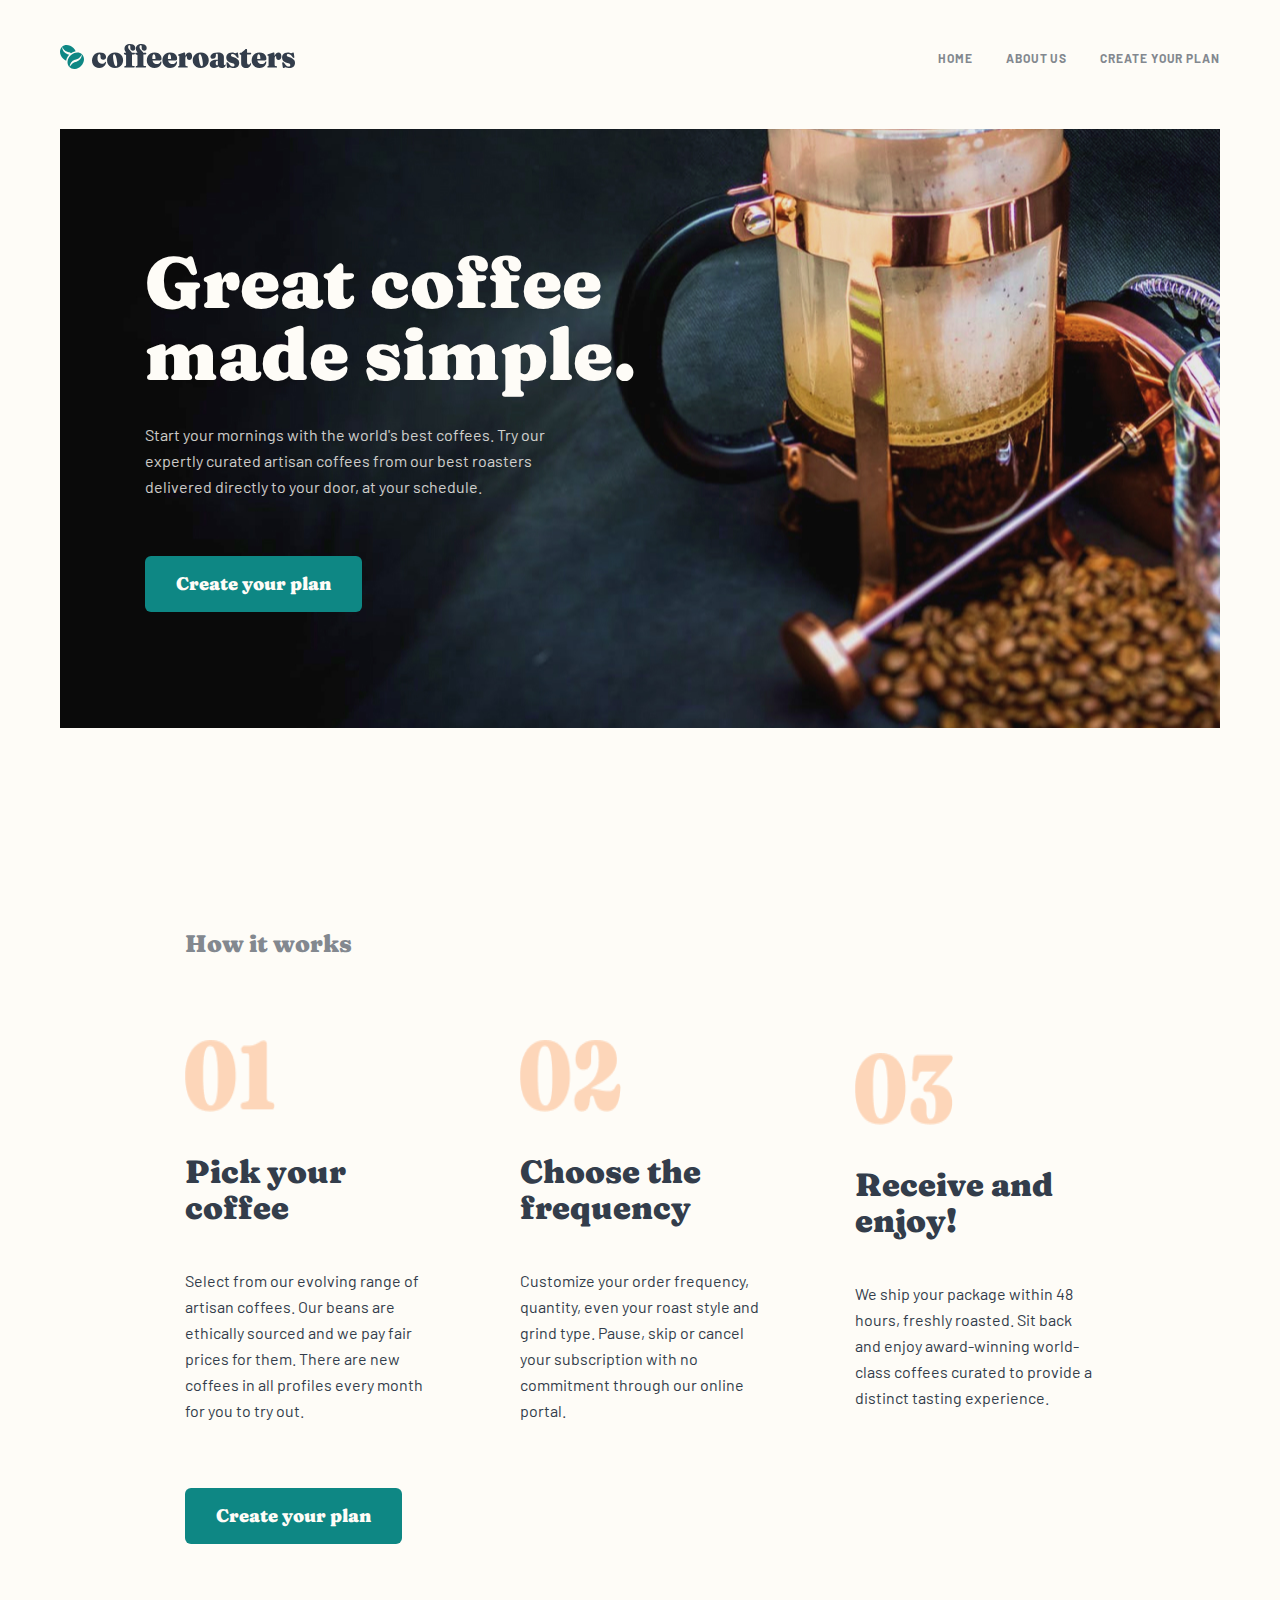
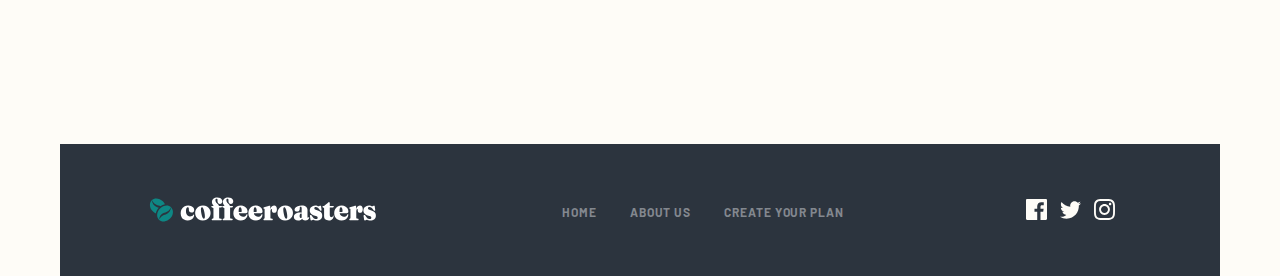
<file: index.html>
<!DOCTYPE html>
<html lang="en">
<head>
    <meta charset="UTF-8">
    <meta name="viewport" content="width=device-width, initial-scale=1.0">
    <link rel="stylesheet" href="./css/main.css">
    <title>coffeeroaster</title>
</head>
<body>
  
   <header class="site-header">
    <div class="container">
        <div class="header">
          <a class="header-logo-link" href="/">
            <img class="header-logo-img" src="./images/header-logo-coffeeroaster.svg" alt="header-logo-img" width="235" height="25">
          </a> 
          <nav class="header-navbar navbar">
            <ul class="navbar-link">
                <li class="navbar-item">
                    <a class="navbar-link" href="#">HOME</a>
                </li>
                <li class="navbar-item">
                    <a class="navbar-link" href="#">ABOUT US</a>
                </li>
                <li class="navbar-item">
                    <a class="navbar-link" href="#">Create your plan</a>
                </li>
            </ul>
          </nav>
          <button class="hamburger-btn">
            <img src="./images/hamburger-coffee.svg" alt="hamburger" width="16" height="16">
          </button>

        </div>
    </div>
   </header>
    

 
   
   <main class="site-main">
      
    <section class="hero-section">
        <div class="container">
            <div class="hero">
                <div class="hero-content">
                <h2 class="hero-title">Great coffee made simple.</h2>
                    <div class="hero-text-wrapper">
                        <p class="hero-text">Start your mornings with the world's best coffees. Try our expertly curated artisan coffees from our best roasters delivered directly to your door, at your schedule.</p>
                    </div>
                    <a class="hero-link" href="#">Create your plan</a>
                </div>
            </div>

        </div>
        
    </section>

<!--
    <section class="Espresso-section">
        <div class="container">
            <div class="Espresso">
              <ul class="Espresso-list">
                <li class="Espresso-item">
                    <img src="./images/espresso.png" alt="espresso-img" width="255" height="193">
                    <div class="Espresso-content">
                        <h2 class="Espresso-title">Gran Espresso</h2>
                    <p class="Espresso-text">Light and flavorful blend with cocoa and black pepper for an intense experience.</p>
                    </div>
                </li>
            
                <li class="Espresso-item">
                    <img src="./images/planalto.png" alt="espresso-img" width="255" height="193">
                    <div class="Espresso-content">
                        <h2 class="Espresso-title">Planalto</h2>
                    <p class="Espresso-text">Brazilian dark roast with rich and velvety body, and hints of fruits and nuts.</p>
                    </div>
                    
                </li>
                <li class="Espresso-item">
                    <img src="./images/piccollo.png" alt="espresso-img" width="255" height="193">
                   <div class="Espresso-content">
                    <h2 class="Espresso-title">Piccollo</h2>
                    <p class="Espresso-text">Mild and smooth blend featuring notes of toasted almond and dried cherry.</p>
                   </div>
                </li>
                <li class="Espresso-item">
                    <img src="./images/danche.png" alt="espresso-img" width="255" height="193">
                    <div class="Espresso-content">
                        <h2 class="Espresso-title">Danche</h2>
                    <p class="Espresso-text">Ethiopian hand-harvested blend densely packed with vibrant fruit notes.</p>
                    </div>
                </li>
              </ul>
            
            </div>
        </div>
    </section>
   
      
    <section class="choose-section">
        <div class="container">
            <div class="choose">
                <div class="choose-content">
                    <h2 class="choose-title">Why choose us?</h2>
                    <p class="choose-text">A large part of our role is choosing which particular coffees will be featured 
                        in our range. This means working closely with the best coffee growers to give 
                        you a more impactful experience on every level.</p>
                    </div>
                <ul class="choose-list">
                    <li class="choose-item">
                        <div class="choose-item-wrapper">
                        <img class="choose-item-img" src="./images/coffee-bean.svg" alt="choose-img" width="71" height="72">
                    </div>
                        <div class="choose-item-content">
                            <h2 class="choose-item-title">Best quality</h2>
                        <p class="choose-item-text">Discover an endless variety of the world's best artisan coffee from each of our roasters.</p>
                        </div>
                    </li> 
                    <li class="choose-item">
                        <div class="choose-item-wrapper">
                        <img class="choose-item-img" src="./images/Combined Shape.svg" alt="choose-img" width="71" height="72">
                    </div>
                        <div class="choose-item-content">
                            <h2 class="choose-item-title">Exclusive benefits</h2>
                        <p class="choose-item-text">Special offers and swag when you subscribe, including 30% off your first shipment.</p>

                        </div>
                    </li>
                    <li class="choose-item">
                        <div class="choose-item-wrapper">
                        <img class="choose-item-img" src="./images/shipping.svg" alt="choose-img" width="71" height="72">
                    </div>
                       <div class="choode-item-content">
                        <h2 class="choose-item-title">Free shipping</h2>
                        <p class="choose-item-text">We cover the cost and coffee is delivered fast. Peak freshness: guaranteed.</p>
                       </div>
                    </li>

                </ul>
            </div>
        </div>
    </section>
 -->
   
    <section class="plan-section">
        <div class="container">
            <div class="plan">
                <strong class="plan-strong">How it works</strong>
            
                 </div>
                <ul class="plan-list">
                    <li class="plan-item">
                        <img class="plan-item-img" src="./images/01.png" alt="plan-item-img" width="90" height="72">
                       <h2 class="plan-item-title">Pick your coffee</h2>
                        <p class="plan-item-text">Select from our evolving range of artisan coffees. Our beans are ethically sourced and we pay fair prices for them. There are new coffees in all profiles every month for you to try out.</p>
                    </li>
                    <li class="plan-item">
                        <img class="plan-item-img" src="./images/02.png" alt="plan-item-img" width="101" height="72">
                        
                        <h2 class="plan-item-title">Choose the frequency</h2>
                    
                        <p class="plan-item-text">Customize your order frequency, quantity, even your roast style and grind type. Pause, skip or cancel your subscription with no commitment through our online portal.</p>
                    </li>
                    <li class="plan-item">
                        <img class="plan-item-img" src="./images/03.png" alt="plan-item-img" width="98" height="72">
                        
                            <h2 class="plan-item-title">Receive and enjoy!</h2>
                      
                        <p class="plan-item-text">We ship your package within 48 hours, freshly roasted. Sit back and enjoy award-winning world-class coffees curated to provide a distinct tasting experience.</$>
                    </li>
                </ul>
                <div class="plan-wrapper"><a class="plan-link" href="#">Create your plan</a></div>
                
            </div>
        </div>
    </section>
     

</main>

<footer class="site-footer">
    <div class="container">
        <div class="footer">
             <a class="footer-logo-link" href="/">
            <img class="footer-logo-img" src="./images/footer-logo.svg" alt="footer-logo-img" width="235" height="25">
          </a> 
          <div class="footer-content">
            <ul class="footer-link">
                <li class="footer-item">
                    <a class="footer-item-link" href="#">HOME</a>
                </li>
                <li class="footer-item">
                    <a class="footer-item-link" href="#">ABOUT US</a>
                </li>
                <li class="footer-item">
                    <a class="footer-item-link" href="#">Create your plan</a>
                </li>
            </ul>
          </div>
          <div class="footer-icon">
            <img class="footer-icon" src="./images/facebook-icon.svg" alt="facebook-icon" width="21" height="21">
            <img class="footer-icon" src="./images/twitter-icon.svg" alt="facebook-icon" width="21" height="19.5">
            <img class="footer-icon" src="./images/instagram-icon.svg" alt="facebook-icon" width="21" height="21">
        </div> 
        </div>
    </div>
</footer>
</body>
</html>
</file>
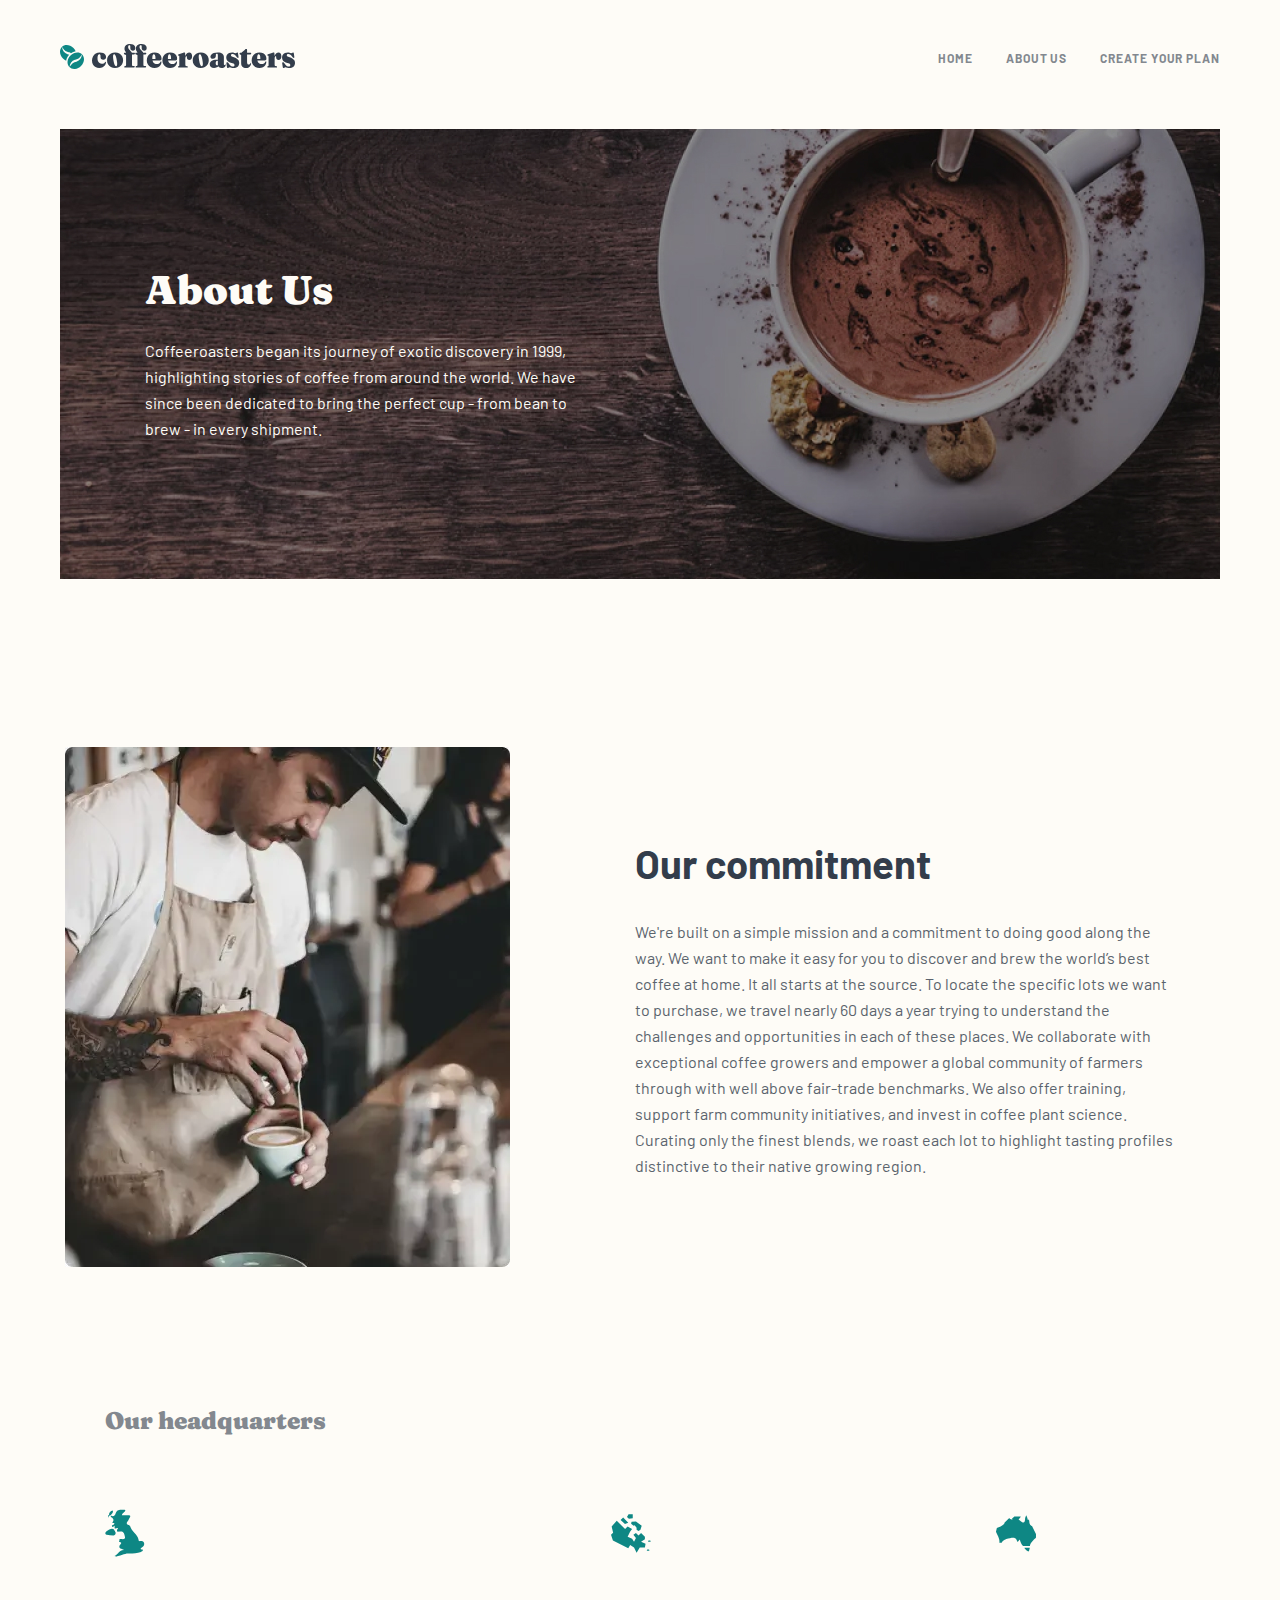
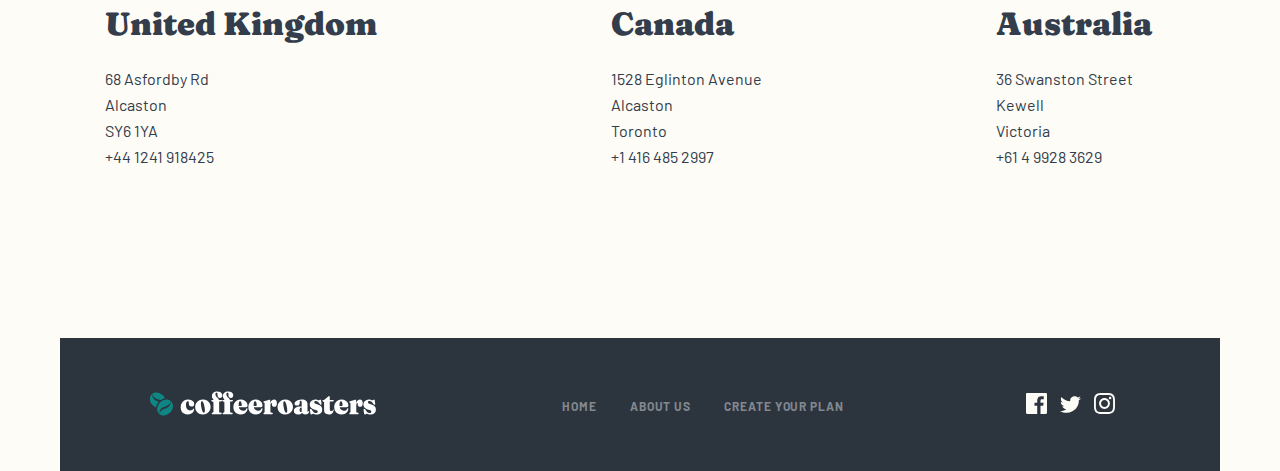
<file: about.html>
<!DOCTYPE html>
<html lang="en">
<head>
    <meta charset="UTF-8">
    <meta name="viewport" content="width=device-width, initial-scale=1.0">
    <link rel="stylesheet" href="./css/main.css">
    <title>coffeeroaster-about</title>
</head>
<body>

    <header class="site-header">
        <div class="container">
            <div class="header">
              <a class="header-logo-link" href="/">
                <img class="header-logo-img" src="./images/header-logo-coffeeroaster.svg" alt="header-logo-img" width="235" height="25">
              </a> 
              <nav class="header-navbar navbar">
                <ul class="navbar-link">
                    <li class="navbar-item">
                        <a class="navbar-link" href="#">HOME</a>
                    </li>
                    <li class="navbar-item">
                        <a class="navbar-link" href="#">ABOUT US</a>
                    </li>
                    <li class="navbar-item">
                        <a class="navbar-link" href="#">Create your plan</a>
                    </li>
                </ul>
              </nav>
              <button class="hamburger-btn">
                <img src="./images/hamburger-coffee.svg" alt="hamburger" width="16" height="16">
              </button>
    
            </div>
        </div>
       </header>
       <main class="site-main">
        <section class="about_hero-section">
        <div class="container">
          <div class="about_hero">
            <div class="about_hero-content">
                <h2 class="about_hero-title">About Us</h2>
                <p class="about_hero-text">Coffeeroasters began its journey of exotic discovery in 1999, highlighting stories of coffee from around the world. We have since been dedicated to bring the perfect cup - from bean to brew - in every shipment.</p>

            </div>
          </div>
        </div>
        </section>
        
        <section class="about-section">
            <div class="container">
                <div class="about">
                    <picture class="about-picture">
                        <source
                        type="images/webp" 
                       media="(max-width:400px)"
                        srcset="./images/coffee-mobile.webp 1x, ./images/coffee-mobile@2x.webp 2x"
                        >
                        <source
                        type="image/webp" 
                       media="(max-width:900px)"
                        srcset="./images/coffee-tablet.webp 1x, ./images/coffee-tablet@2x.webp 2x"
                        >
                        <source
                        type="image/webp" 
                       
                        srcset="./images/coffee.webp 1x, ./images/coffee@2x.webp 2x"
                        >
                        <source
                        type="image/jpg" 
                       media="(max-width:400px)"
                        srcset="./images/coffee-mobile.jpg 1x, ./images/coffee-mobile@2x.jpg 2x"
                        >
                        <source
                        type="image/jpg" 
                       media="(max-width:1000px)"
                        srcset="./images/coffee-tablet.jpg 1x, ./images/coffee-tablet@2x.jpg 2x"
                        >
                      <img src="./images/coffee.jpg" srcset="./images/coffee.jpg 1x, ./images/coffee@2x.jpg 2x" alt="">
                    </picture>
                    <div class="about-content">
                    <h2 class="about-title">Our commitment</h2>
                    <p class="about-text">We're built on a simple mission and a commitment to doing good along the way. We want to make it easy for you to discover and brew the world’s best coffee at home. It all starts at the source. To locate the specific lots we want to purchase, we travel nearly 60 days a year trying to understand the challenges and opportunities in each of these places. We collaborate with exceptional coffee growers and empower a global community of farmers through with well above fair-trade benchmarks. We also offer training, support farm community initiatives, and invest in coffee plant science. Curating only the finest blends, we roast each lot to highlight tasting profiles distinctive to their native growing region.</p>
                </div>
                </div>
            </div>
        </section>
    
    <!--
        <section class="quality-section">
            <div class="container">
                <div class="quality">
                    <div class="quality-content">
                        <div class="quality-content-wrapper">
                            <h2 class="quality-title">Uncompromising quality</h2>
                        </div>
                        <p class="quality-text">Although we work with growers who pay close attention to all stages of harvest and processing, we employ, on our end, a rigorous quality control program to avoid over-roasting or baking the coffee dry. Every bag of coffee is tagged with a roast date and batch number. Our goal is to roast consistent, user-friendly coffee, so that brewing is easy and enjoyable.</p>

                    </div>
                
                </div>
            </div>
        </section>
   -->
       
        <section class="headquarter-section">
            <div class="container">
                <div class="headquarter">
                    <p class="headquarter-strong">Our headquarters</p>

                 <div class="headquarter-content">
                    <div class="headquarter-wrapper">
                        <img src="./images/United_Kingdom.svg" alt="United Kingdom" width="40" height="49">
                        <h2 class="headquarter-title">United Kingdom</h2>
                        <ul class="headquarter-list">
                            <li class="headquarter-item">68  Asfordby Rd</li>
                            <li class="headquarter-item">Alcaston</li>
                            <li class="headquarter-item">SY6 1YA</li>
                            <li class="headquarter-item">+44 1241 918425</li>
                        </ul>
                      </div>
                      <div class="headquarter-wrapper">
                        <img src="./images/Canada.svg" alt="Canada" width="40" height="49">
                        <h2 class="headquarter-title">Canada</h2>
                        <ul class="headquarter-list">
                            <li class="headquarter-item">1528  Eglinton Avenue</li>
                            <li class="headquarter-item">Alcaston</li>
                            <li class="headquarter-item">Toronto</li>
                            <li class="headquarter-item">+1 416 485 2997</li>
                        </ul>
                      </div>
                      <div class="headquarter-wrapper">
                        <img src="./images/Australia.svg" alt="Australia" width="40" height="49">
                        <h2 class="headquarter-title">Australia</h2>
                        <ul class="headquarter-list">
                            <li class="headquarter-item">36 Swanston Street</li>
                            <li class="headquarter-item">Kewell</li>
                            <li class="headquarter-item">Victoria</li>
                            <li class="headquarter-item">+61 4 9928 3629</li>
                        </ul>
                      </div>
                 </div>
                </div>
            </div>
        </section>

     
       </main>
   
       <footer class="site-footer">
        <div class="container">
            <div class="footer">
                 <a class="footer-logo-link" href="/">
                <img class="footer-logo-img" src="./images/footer-logo.svg" alt="footer-logo-img" width="235" height="25">
              </a> 
              <div class="footer-content">
                <ul class="footer-link">
                    <li class="footer-item">
                        <a class="footer-item-link" href="#">HOME</a>
                    </li>
                    <li class="footer-item">
                        <a class="footer-item-link" href="#">ABOUT US</a>
                    </li>
                    <li class="footer-item">
                        <a class="footer-item-link" href="#">Create your plan</a>
                    </li>
                </ul>
              </div>
              <div class="footer-icon">
                <img class="footer-icon" src="./images/facebook-icon.svg" alt="facebook-icon" width="21" height="21">
                <img class="footer-icon" src="./images/twitter-icon.svg" alt="facebook-icon" width="21" height="19.5">
                <img class="footer-icon" src="./images/instagram-icon.svg" alt="facebook-icon" width="21" height="21">
            </div> 
            </div>
        </div>
    </footer>
</body>
</html>
</file>
<file: css/main.css>
@font-face{font-family:"Barlow";src:url("../fonts/Barlow-Regular.woff2") format("woff2"),url("../fonts/Barlow-Regular.woff") format("woff");font-weight:normal;font-style:normal;font-display:swap}@font-face{font-family:"Barlow";src:url("../fonts/Barlow-Bold.woff2") format("woff2"),url("../fonts/Barlow-Bold.woff") format("woff");font-weight:bold;font-style:normal;font-display:swap}@font-face{font-family:"Fraunces ";src:url("../fonts/Fraunces144ptSoft-Black.woff2") format("woff2"),url("../fonts/Fraunces144ptSoft-Black.woff") format("woff");font-weight:900;font-style:normal;font-display:swap}@font-face{font-family:"Fraunces";src:url("../fonts/Fraunces9ptSoft-Black.woff2") format("woff2"),url("../fonts/Fraunces9ptSoft-Black.woff") format("woff");font-weight:900;font-style:normal;font-display:swap}*{margin:0;padding:0;list-style:none;text-decoration:none;box-sizing:border-box}body{background-color:#fefcf7;font-family:"Fraunces",serif;font-family:"Barlow",sans-serif}/*! normalize.css v8.0.1 | MIT License | github.com/necolas/normalize.css */html{line-height:1.15;-webkit-text-size-adjust:100%}body{margin:0}main{display:block}h1{font-size:2em;margin:.67em 0}hr{box-sizing:content-box;height:0;overflow:visible}pre{font-family:monospace,monospace;font-size:1em}a{background-color:rgba(0,0,0,0)}abbr[title]{border-bottom:none;text-decoration:underline;-webkit-text-decoration:underline dotted;text-decoration:underline dotted}b,strong{font-weight:bolder}code,kbd,samp{font-family:monospace,monospace;font-size:1em}small{font-size:80%}sub,sup{font-size:75%;line-height:0;position:relative;vertical-align:baseline}sub{bottom:-0.25em}sup{top:-0.5em}img{border-style:none}button,input,optgroup,select,textarea{font-family:inherit;font-size:100%;line-height:1.15;margin:0}button,input{overflow:visible}button,select{text-transform:none}button,[type=button],[type=reset],[type=submit]{-webkit-appearance:button}button::-moz-focus-inner,[type=button]::-moz-focus-inner,[type=reset]::-moz-focus-inner,[type=submit]::-moz-focus-inner{border-style:none;padding:0}button:-moz-focusring,[type=button]:-moz-focusring,[type=reset]:-moz-focusring,[type=submit]:-moz-focusring{outline:1px dotted ButtonText}fieldset{padding:.35em .75em .625em}legend{box-sizing:border-box;color:inherit;display:table;max-width:100%;padding:0;white-space:normal}progress{vertical-align:baseline}textarea{overflow:auto}[type=checkbox],[type=radio]{box-sizing:border-box;padding:0}[type=number]::-webkit-inner-spin-button,[type=number]::-webkit-outer-spin-button{height:auto}[type=search]{-webkit-appearance:textfield;outline-offset:-2px}[type=search]::-webkit-search-decoration{-webkit-appearance:none}::-webkit-file-upload-button{-webkit-appearance:button;font:inherit}details{display:block}summary{display:list-item}template{display:none}[hidden]{display:none}.visually-hidden{position:absolute;width:1px;height:1px;margin:-1px;border:0;padding:0;white-space:nowrap;-webkit-clip-path:inset(100%);clip-path:inset(100%);clip:rect(0 0 0 0);overflow:hidden}.container{max-width:1200px;margin:0 auto;padding:0 20px}.site-header{padding:44px 0 57px 0}.header{display:flex;align-items:center;justify-content:space-between}.header-logo-link{display:inline-block}.hamburger-btn{border:none;background-color:rgba(0,0,0,0);display:none}@media only screen and (max-width: 800px){.site-header{padding:40px 0 50px 0}}@media only screen and (max-width: 650px){.site-header{padding:34px 0 41px 0}.header-logo-img{width:163px;height:18px}.hamburger-btn{display:block}}.navbar-link{display:flex;align-items:center}.navbar-item+.navbar-item{margin-left:33px}.navbar-link{color:#83888f;font-size:12px;font-style:normal;font-weight:700;line-height:15px;letter-spacing:.923px;text-transform:uppercase;transition:color .5s linear}.navbar-link:hover{color:#000}@media only screen and (max-width: 650px){.navbar{display:none}}.hero{padding:117px 0 116px 85px;background-image:url("../images/hero-bg.jpg");background-repeat:no-repeat;background-position:center;block-size:100%}.hero-content{max-width:493px}.hero-title{margin-bottom:32px;color:#fefcf7;font-family:Fraunces,serif;font-size:72px;font-style:normal;font-weight:900;line-height:72px}.hero-text-wrapper{max-width:417px}.hero-text{margin-bottom:56px;color:#fefcf7;font-size:16px;font-style:normal;font-weight:400;line-height:26px;opacity:.8}.hero-link{width:217px;padding:15px 2px 16px;display:inline-block;border-radius:6px;background-color:#0e8784;color:#fefcf7;text-align:center;font-family:Fraunces,serif;font-size:18px;font-style:normal;font-weight:900;line-height:25px}@media only screen and (max-width: 1000px){.hero{padding:104px 0 103px 58px}.hero-title{font-size:63px;line-height:72px}}@media only screen and (max-width: 800px){.hero{background-image:url(../images/hero-tablet-bg.png)}.hero-content{max-width:329px}.hero-title{margin-bottom:24px;font-size:48px;line-height:48px}.hero-text-wrapper{max-width:372px}.hero-text{margin-bottom:40px;font-size:15px;line-height:25px}}@media only screen and (max-width: 600px){.hero{text-align:center}.hero-content{max-width:100%}.hero-text-wrapper{max-width:100%}}@media only screen and (max-width: 400px){.hero{background-image:url("../images/hero-mobile-bg.png");padding:100px 24px 99px;text-align:center;border-radius:10px}.hero-title{margin-bottom:24px;font-size:40px;line-height:40px}.hero-text-wrapper{max-width:100%}.hero-text{margin-bottom:39px}}.footer{padding:53px 85px 51px;background-color:#2c343e;display:flex;align-items:center;justify-content:space-between}.footer-logo-link{display:inline-block}.footer-link{display:flex;align-items:center}.footer-item+.footer-item{margin-left:33px}.footer-item-link{color:#83888f;font-size:12px;font-style:normal;font-weight:700;line-height:15px;letter-spacing:.923px;text-transform:uppercase;transition:color .5s linear}.footer-item-link:hover{color:#fff}.footer-icon{margin-right:10px}@media only screen and (max-width: 900px){.footer{padding:53px 30px 51px}}@media only screen and (max-width: 800px){.footer{flex-direction:column}.footer-link{margin-top:32px;margin-bottom:65px}}@media only screen and (max-width: 400px){.footer{text-align:center}.footer-link{flex-direction:column;text-align:center;margin-top:48px;margin-bottom:24px}.footer-item{margin-bottom:24px}.footer-logo-img{width:217px;height:24px}}.Espresso{padding:200px 0}.Espresso-list{display:flex;align-items:center}.Espresso-item{width:255px}.Espresso-item+.Espresso-item{margin-left:30px}.Espresso-title{margin-top:71px;margin-bottom:24px;color:#333d4b;text-align:center;font-family:Fraunces,serif;font-size:24px;font-style:normal;font-weight:900;line-height:32px}.Espresso-text{color:#333d4b;text-align:center;font-size:16px;font-style:normal;font-weight:400;line-height:26px}@media only screen and (max-width: 1000px){.Espresso-list{flex-direction:column;text-align:center}.Espresso-item{display:flex;align-items:center}}@media only screen and (max-width: 400px){.Espresso{padding:120px 0}.Espresso-item{width:282px}.Espresso-title{margin-top:24px;margin-bottom:10px}.Espresso-text{margin-bottom:48px}}.choose{padding:100px 0 0 0;background-image:url("../../images/choose-bg.png");background-repeat:no-repeat;background-size:100%}.choose-content{width:540px;margin:0 auto}.line{display:inline-block;width:760px;stroke-width:2px;stroke:#fdd6ba}.choose-title{margin-bottom:32px;color:#fefcf7;text-align:center;font-family:Fraunces,serif;font-size:40px;font-style:normal;font-weight:900;line-height:48px}.choose-text{margin-bottom:86px;color:#fefcf7;text-align:center;font-size:16px;font-style:normal;font-weight:400;line-height:26px;opacity:.8}.choose-list{display:flex;align-items:center}.choose-item{width:350px;margin:0 auto;background-color:#0e8784;border-radius:8px;padding:72px 0 48px}.choose-item+.choose-item{margin-left:30px}.choose-item-wrapper{margin-bottom:56px;text-align:center}.choose-item-title{margin-bottom:24px;color:#fefcf7;text-align:center;font-family:Fraunces,serif;font-size:24px;font-style:normal;font-weight:900;line-height:32px}.choose-item-text{color:#fefcf7;text-align:center;font-size:16px;font-style:normal;font-weight:400;line-height:26px}@media only screen and (max-width: 800px){.choose-title{margin-bottom:24px;font-size:32px}.choose-text{margin-bottom:70px;font-size:15px;line-height:25px}.choose-list{display:flex;align-items:center}.choose-item{max-width:100%;padding:41px 0}.choose-item-wrapper{margin-bottom:56px;text-align:center}.choose-item-title{margin-bottom:16px}.choose-item-text{font-size:15px;line-height:25px}}.plan-section{padding:200px 165px}.plan-strong{margin-bottom:80px;color:#83888f;font-family:Fraunces,serif;font-size:24px;font-style:normal;font-weight:900;line-height:32px}.plan-list{display:flex;margin-top:80px;align-items:center}.plan-item{width:267px}.plan-item+.plan-item{margin-left:95px}.plan-item-title{margin-top:38px;margin-bottom:42px;color:#333d4b;font-family:Fraunces,serif;font-size:32px;font-style:normal;font-weight:900;line-height:36px}.plan-item-text{margin-bottom:64px;color:#333d4b;font-size:16px;font-style:normal;font-weight:400;line-height:26px}.plan-link{width:217px;padding:15px 2px 16px;display:inline-block;border-radius:6px;background-color:#0e8784;color:#fefcf7;text-align:center;font-family:Fraunces,serif;font-size:18px;font-style:normal;font-weight:900;line-height:25px}@media only screen and (max-width: 1080px){.plan-item{max-width:223px}}@media only screen and (max-width: 1000px){.plan-section{padding:144px}.plan-strong{margin-bottom:55px}.plan-list{justify-content:space-between}.plan-item+.plan-item{margin-left:50px}.plan-item-title{margin-bottom:38px;font-size:28px;line-height:32px}.plan-item-text{margin-bottom:44px;font-size:15px;line-height:25px}}@media only screen and (max-width: 600px){.plan-section{padding:120px 0}.plan{text-align:center}.plan-strong{text-align:center}.plan-list{flex-direction:column}.plan-item{max-width:100%;text-align:center}.plan-item-title{margin-top:24px;margin-bottom:28px;font-size:28px;line-height:32px}.plan-item-text{margin-bottom:56px;font-size:15px;line-height:25px}.plan-wrapper{text-align:center}}.about-section{padding:168px 85px 34px 45px}.about{display:flex;align-items:center;justify-content:space-between}.about-content{width:540px}.about-title{margin-bottom:32px;color:#333d4b;font-size:40px;font-style:normal;font-weight:900;line-height:48px}.about-text{color:#333d4b;opacity:.8;font-size:16px;font-style:normal;font-weight:400;line-height:26px}@media only screen and (max-width: 1200px){.about-content{width:339px}.about-title{margin-bottom:30px;font-size:32px;line-height:48px}.about-text{font-size:15px;line-height:25px}}@media only screen and (max-width: 1000px){.about-section{padding:130px 10px 34px 25px}.about-content{width:300px}.about-title{margin-bottom:28px;font-size:31px;line-height:47px}.about-text{font-size:14px;line-height:24px}}@media only screen and (max-width: 680px){.about{flex-direction:column}.about-content{max-width:100%}.about-title{margin-top:30px;margin-bottom:30px}}@media only screen and (max-width: 680px){.about-title{font-size:32px;line-height:48px}.about-text{font-size:15px;line-height:25px}}.about_hero{padding:137px 0 137px 85px;background-image:url("../images/about_hero-bg.jpg");background-repeat:no-repeat;background-position:center;block-size:100%}.about_hero-content{width:445px}.about_hero-title{margin-bottom:24px;color:#fefcf7;font-family:Fraunces,serif;font-size:40px;font-style:normal;font-weight:900;line-height:48px}.about_hero-text{color:#fefcf7;font-size:16px;font-style:normal;font-weight:400;line-height:26px}@media only screen and (max-width: 1000px){.about_hero-content{width:398px}.about_hero{padding:118px 0 118px 58px}}@media only screen and (max-width: 700px){.about_hero{background-image:url("../images/tablet-about_hero-bg.png")}.about_hero-content{width:360px}.about_hero-title{font-size:32px;line-height:40px}.about_hero-text{opacity:.8;font-size:15px;line-height:25px}}@media only screen and (max-width: 600px){.about_hero{padding:111px 0 87px 24px}.about_hero-content{width:279px}.about_hero-title{margin-bottom:24px;font-size:28px;line-height:28px}.about_hero-text{font-size:15px;line-height:25px}}@media only screen and (max-width: 330px){.about_hero{background-image:url("../../images/mobile-about_hero-bg.jpg");border-radius:10px;padding:111px 0 87px 0;text-align:center}}.quality{display:flex;align-items:center;padding:100px 0 100px 85px;background-image:url("../images/quality-bg.png");background-repeat:no-repeat;background-position:center}.quality-content{width:540px}.quality-content-wrapper{width:517px}.quality-title{margin-bottom:32px;color:#fefcf7;font-family:Fraunces,serif;font-size:40px;font-style:normal;font-weight:900;line-height:48px}.quality-text{color:#fefcf7;font-size:16px;font-style:normal;font-weight:400;line-height:26px;opacity:.8}.headquarter-section{padding:100px 0 168px 85px}.headquarter-content{display:flex;align-items:center;justify-content:space-between}.headquarter-wrapper{margin-right:108px}.headquarter-strong{margin-bottom:72px;color:#83888f;font-family:Fraunces,serif;font-size:24px;font-style:normal;font-weight:900;line-height:32px}.headquarter-title{margin-top:45px;margin-bottom:24px;color:#333d4b;font-family:Fraunces,serif;font-size:32px;font-style:normal;font-weight:900;line-height:36px}.headquarter-item{color:#333d4b;font-size:16px;font-style:normal;font-weight:400;line-height:26px}@media only screen and (max-width: 1040px){.headquarter-section{padding:70px 0 144px 40px}.headquarter-wrapper{margin-right:10px}.headquarter-title{margin-bottom:21px;font-size:24px}}@media only screen and (max-width: 600px){.headquarter-content{text-align:center;flex-direction:column}.headquarter-wrapper{max-width:100%;margin-bottom:80px}.headquarter-strong{text-align:center}.headquarter-item{text-align:center}}/*# sourceMappingURL=main.css.map */
</file>
